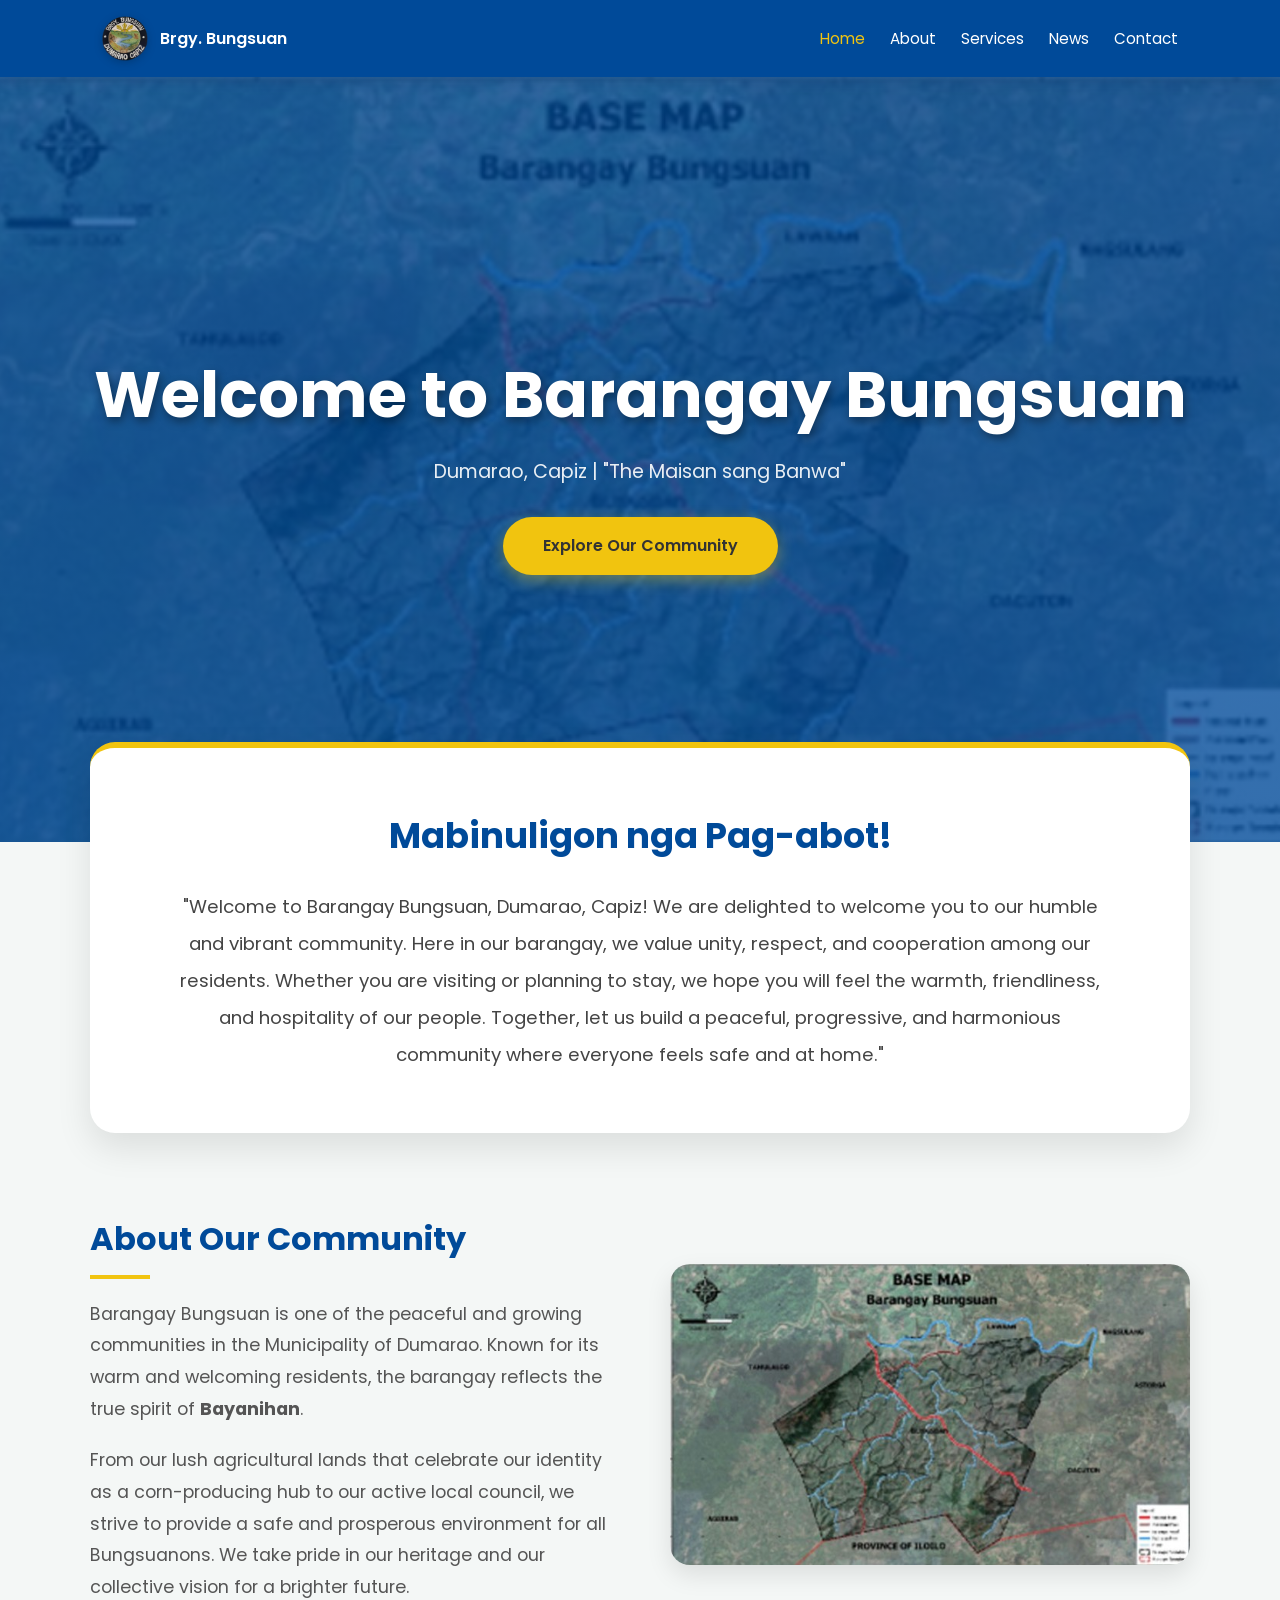
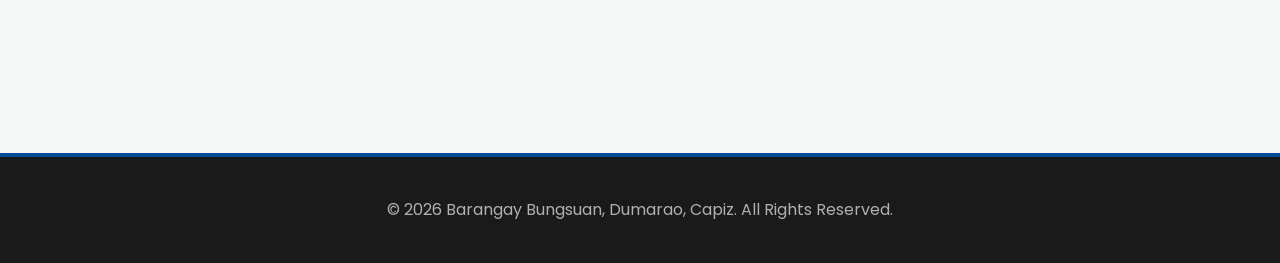
<file: index.html>
<!DOCTYPE html>
<html lang="en">
<head>
    <meta charset="UTF-8">
    <meta name="viewport" content="width=device-width, initial-scale=1.0">
    <title>Brgy. Bungsuan | Official Portal</title>
    
    <link rel="stylesheet" href="css/style.css">
    <link href="https://fonts.googleapis.com/css2?family=Poppins:wght@300;400;600&display=swap" rel="stylesheet">

    <style>
        /* --- HOME PAGE SPECIFIC STYLES --- */
        
        /* Hero Section */
        .hero {
            height: 85vh;
            background: linear-gradient(rgba(0, 74, 153, 0.75), rgba(0, 74, 153, 0.8)), 
                        url('images/intro_bg.jpg') no-repeat center center/cover;
            display: flex;
            align-items: center;
            justify-content: center;
            text-align: center;
            color: white;
            padding: 0 20px;
        }

        .hero-content h1 {
            font-size: clamp(2.2rem, 6vw, 4rem);
            margin-bottom: 10px;
            text-shadow: 2px 4px 10px rgba(0,0,0,0.4);
            animation: slideDown 0.8s ease-out;
        }

        .hero-content p {
            font-size: 1.2rem;
            margin-bottom: 30px;
            opacity: 0.9;
            animation: fadeIn 1.2s ease-in;
        }

        .btn-main {
            display: inline-block;
            padding: 16px 40px;
            background-color: var(--accent);
            color: #333;
            text-decoration: none;
            border-radius: 50px;
            font-weight: 600;
            transition: all 0.3s cubic-bezier(0.175, 0.885, 0.32, 1.275);
            box-shadow: 0 5px 15px rgba(241, 196, 15, 0.4);
        }

        .btn-main:hover {
            transform: scale(1.05);
            background-color: #f39c12;
            box-shadow: 0 8px 25px rgba(241, 196, 15, 0.6);
        }

        /* Container & Layout */
        .container {
            width: 90%;
            max-width: 1100px;
            margin: 0 auto;
            padding-bottom: 80px;
        }

        /* Welcome Box - Modern Overlap */
        .welcome-box {
            background: #ffffff;
            padding: 60px 40px;
            border-radius: 25px;
            box-shadow: 0 15px 35px rgba(0,0,0,0.1);
            margin-top: -100px; 
            position: relative;
            z-index: 10;
            text-align: center;
            border-top: 6px solid var(--accent);
        }

        .welcome-box h2 {
            color: var(--primary);
            font-size: 2.2rem;
            margin-bottom: 25px;
        }

        .lead {
            font-size: 1.15rem;
            color: #444;
            line-height: 2;
            max-width: 950px;
            margin: 0 auto;
        }

        /* Community Intro Grid */
        .intro-grid {
            display: grid;
            grid-template-columns: 1fr 1fr;
            gap: 60px;
            align-items: center;
            margin-top: 80px;
        }

        .intro-text h3 {
            color: var(--primary);
            font-size: 2rem;
            margin-bottom: 20px;
        }

        .intro-text h3::after {
            content: '';
            display: block;
            width: 60px;
            height: 4px;
            background: var(--accent);
            margin-top: 10px;
        }

        .intro-text p {
            color: #555;
            font-size: 1.1rem;
            margin-bottom: 20px;
            line-height: 1.8;
        }

        .intro-image {
            position: relative;
        }

        .interactive-img {
            width: 100%;
            border-radius: 20px;
            box-shadow: 0 10px 25px rgba(0,0,0,0.1);
            transition: all 0.5s ease;
        }

        .interactive-img:hover {
            transform: scale(1.02) rotate(1deg);
            box-shadow: 0 15px 35px rgba(0,0,0,0.2);
        }

        /* Animations */
        @keyframes slideDown {
            from { opacity: 0; transform: translateY(-30px); }
            to { opacity: 1; transform: translateY(0); }
        }

        @keyframes fadeIn {
            from { opacity: 0; }
            to { opacity: 1; }
        }

        /* Mobile Optimization */
        @media (max-width: 768px) {
            .hero { height: 75vh; }
            .welcome-box { margin-top: -60px; padding: 40px 20px; }
            .intro-grid { grid-template-columns: 1fr; gap: 40px; text-align: center; }
            .intro-text h3::after { margin: 10px auto; }
            .hero-content h1 { font-size: 2.1rem; }
            .lead { font-size: 1.05rem; }
        }
    </style>
</head>
<body>

    <nav>
        <div class="logo">
            <img src="images/logo.png" alt="Bungsuan Seal"> 
            <span>Brgy. Bungsuan</span>
        </div>
        <ul>
            <li><a href="index.html" class="active">Home</a></li>
            <li><a href="about.html">About</a></li>
            <li><a href="services.html">Services</a></li>
            <li><a href="news.html">News</a></li>
            <li><a href="contact.html">Contact</a></li>
        </ul>
    </nav>

    <header class="hero">
        <div class="hero-content">
            <h1>Welcome to Barangay Bungsuan</h1>
            <p>Dumarao, Capiz | "The Maisan sang Banwa"</p>
            <a href="#intro" class="btn-main">Explore Our Community</a>
        </div>
    </header>

    <main id="intro" class="container">
        <section class="welcome-box">
            <h2>Mabinuligon nga Pag-abot!</h2>
            <p class="lead">"Welcome to Barangay Bungsuan, Dumarao, Capiz! We are delighted to welcome you to our humble and vibrant community. Here in our barangay, we value unity, respect, and cooperation among our residents. Whether you are visiting or planning to stay, we hope you will feel the warmth, friendliness, and hospitality of our people. Together, let us build a peaceful, progressive, and harmonious community where everyone feels safe and at home."</p>
        </section>
        
        <section class="intro-grid">
            <div class="intro-text">
                <h3>About Our Community</h3>
                <p>Barangay Bungsuan is one of the peaceful and growing communities in the Municipality of Dumarao. Known for its warm and welcoming residents, the barangay reflects the true spirit of <strong>Bayanihan</strong>.</p>
                <p>From our lush agricultural lands that celebrate our identity as a corn-producing hub to our active local council, we strive to provide a safe and prosperous environment for all Bungsuanons. We take pride in our heritage and our collective vision for a brighter future.</p>
            </div>
            <div class="intro-image">
                <img src="images/intro_bg.jpg" alt="Bungsuan Landscape" class="interactive-img">
            </div>
        </section>
    </main>

    <footer>
        <p>&copy; 2026 Barangay Bungsuan, Dumarao, Capiz. All Rights Reserved.</p>
    </footer>

    <button id="topBtn" title="Go to top">↑</button>

    <script>
        // Smooth scrolling for the Explore button
        document.querySelector('.btn-main').addEventListener('click', function(e) {
            e.preventDefault();
            const targetId = this.getAttribute('href');
            document.querySelector(targetId).scrollIntoView({ behavior: 'smooth' });
        });

        // Back to Top functionality
        const topBtn = document.getElementById("topBtn");
        window.onscroll = function() {
            if (document.body.scrollTop > 400 || document.documentElement.scrollTop > 400) {
                topBtn.style.display = "block";
            } else {
                topBtn.style.display = "none";
            }
        };
        topBtn.onclick = function() {
            window.scrollTo({top: 0, behavior: 'smooth'});
        };
    </script>
</body>
</html>
</file>
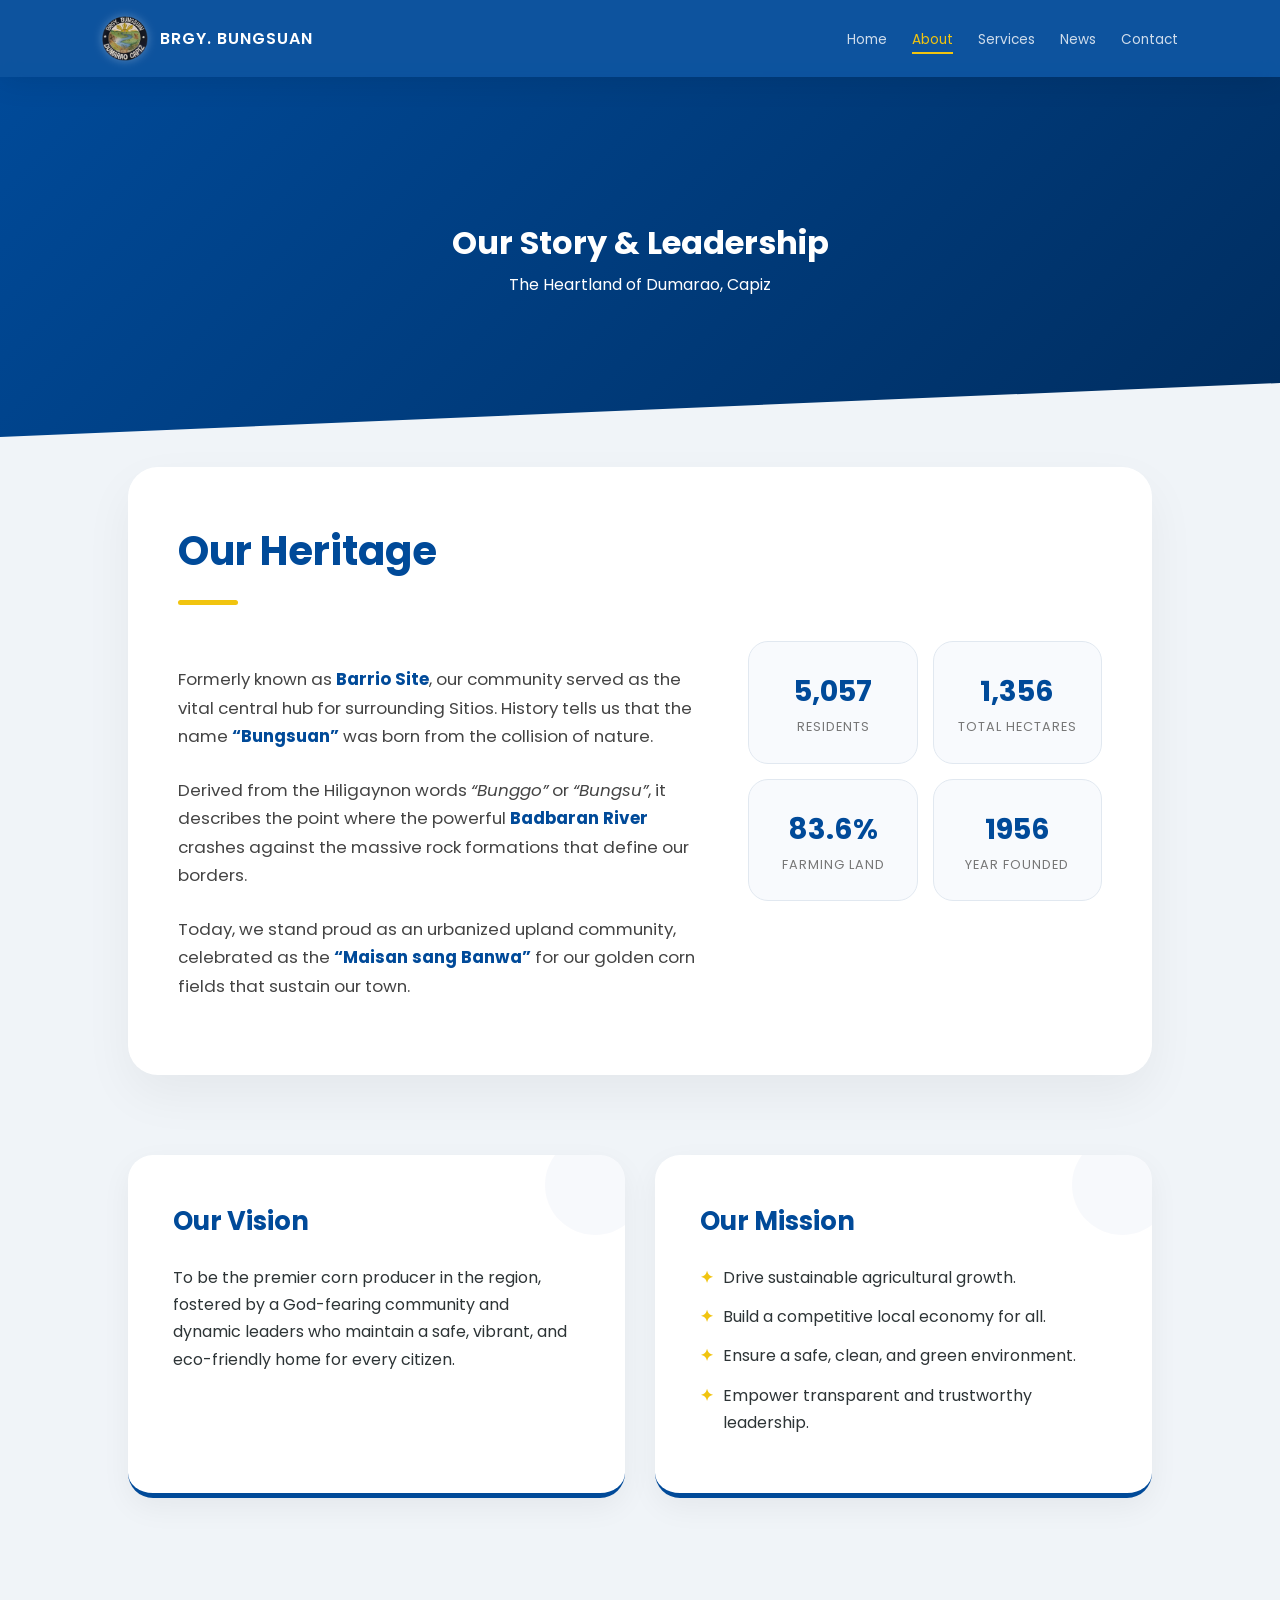
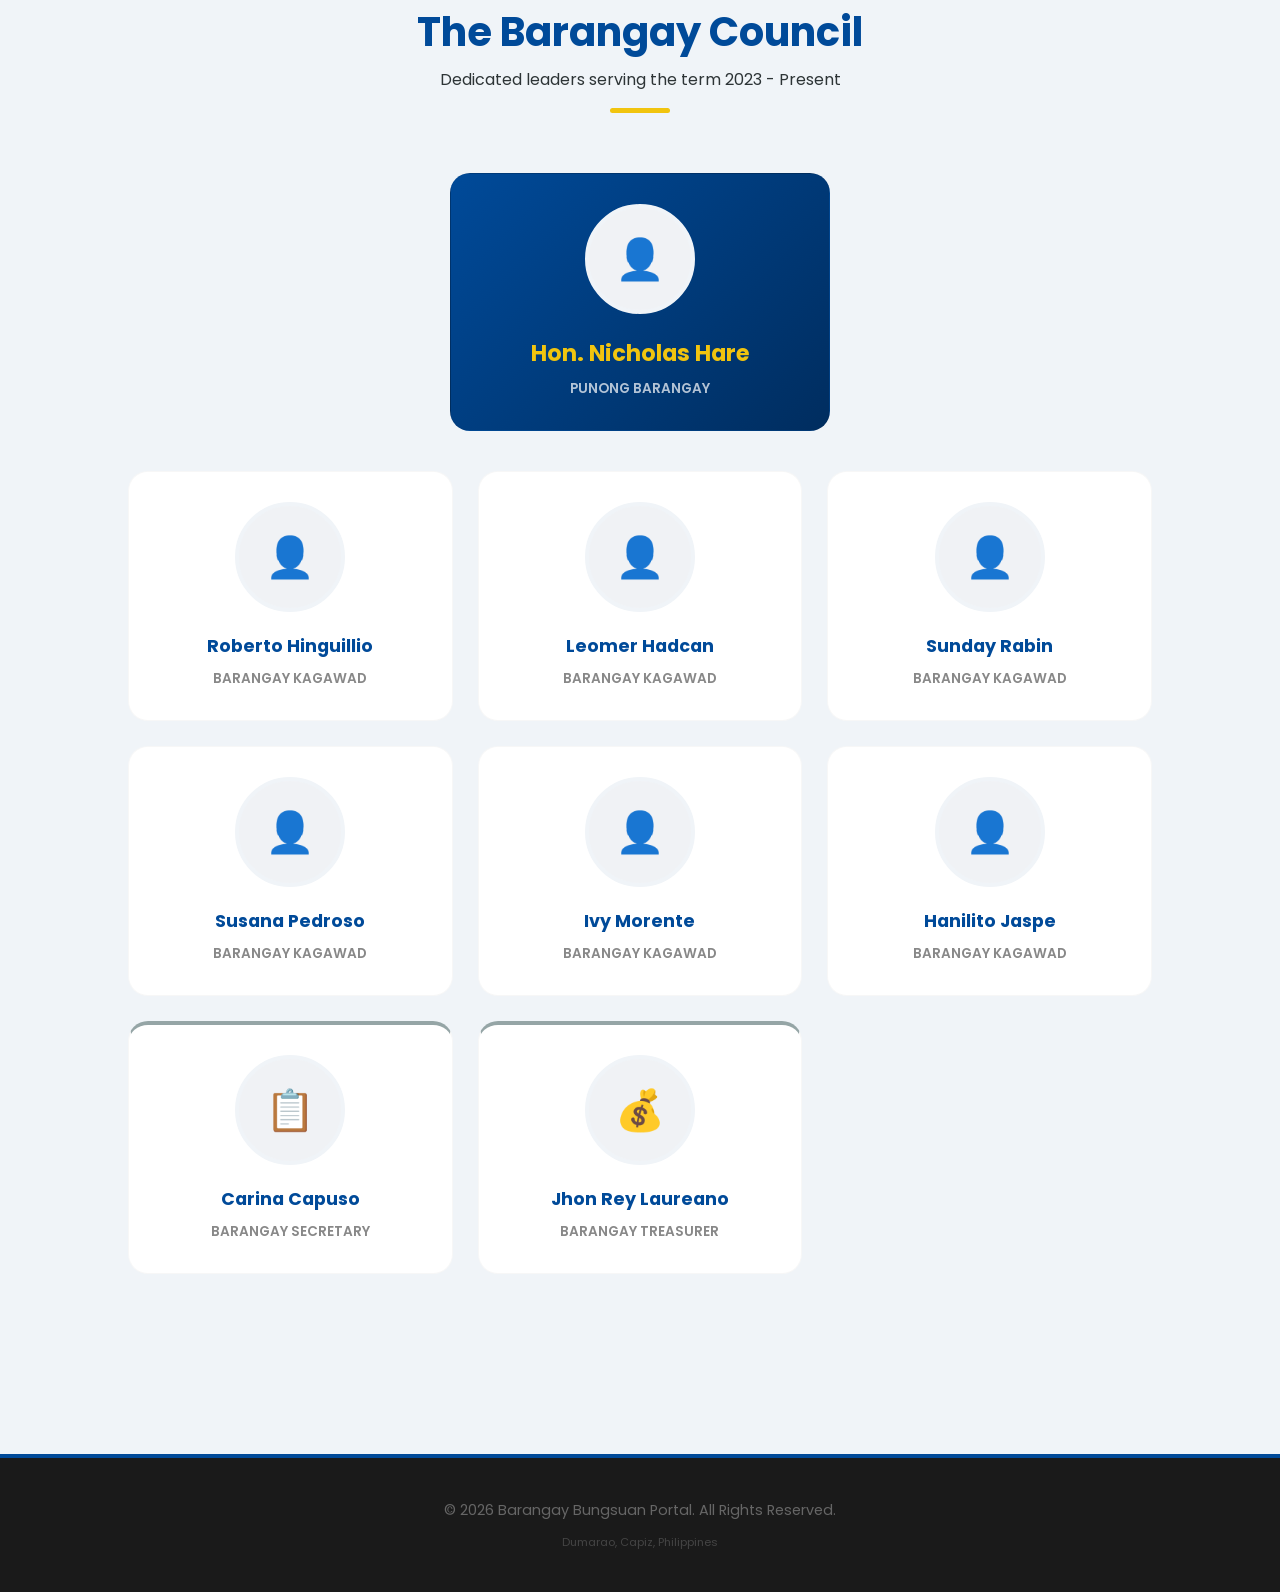
<file: about.html>
<!DOCTYPE html>
<html lang="en">
<head>
    <meta charset="UTF-8">
    <meta name="viewport" content="width=device-width, initial-scale=1.0">
    <title>About Us | Brgy. Bungsuan</title>
    <link rel="stylesheet" href="css/style.css">
    <link href="https://fonts.googleapis.com/css2?family=Poppins:wght@300;400;600&display=swap" rel="stylesheet">
    <link href="https://unpkg.com/aos@2.3.1/dist/aos.css" rel="stylesheet">
    
    <style>
        :root {
            --primary: #004a99;
            --accent: #f1c40f;
            --white: #ffffff;
            --light-bg: #f0f4f8;
            --text: #2d3436;
            --grad: linear-gradient(135deg, #004a99 0%, #002d5f 100%);
            --transition: all 0.4s cubic-bezier(0.175, 0.885, 0.32, 1.275);
        }

        * { margin: 0; padding: 0; box-sizing: border-box; }
        body { font-family: 'Poppins', sans-serif; color: var(--text); background-color: var(--light-bg); line-height: 1.7; overflow-x: hidden; }

        /* --- MODERN NAVIGATION --- */
        nav {
            background: rgba(0, 74, 153, 0.95);
            backdrop-filter: blur(10px);
            display: flex;
            justify-content: space-between;
            align-items: center;
            padding: 1rem 8%;
            position: sticky;
            top: 0;
            z-index: 1000;
            box-shadow: 0 4px 30px rgba(0,0,0,0.1);
        }
        .logo { display: flex; align-items: center; color: white; font-weight: 600; text-transform: uppercase; letter-spacing: 1px; }
        .logo img { height: 45px; margin-right: 12px; filter: drop-shadow(0 0 5px rgba(255,255,255,0.3)); }
        nav ul { display: flex; list-style: none; }
        nav ul li { margin-left: 25px; }
        nav ul li a { color: rgba(255,255,255,0.8); text-decoration: none; font-size: 0.85rem; font-weight: 400; transition: var(--transition); position: relative; padding: 5px 0; }
        nav ul li a::after { content: ''; width: 0; height: 2px; background: var(--accent); position: absolute; bottom: 0; left: 0; transition: 0.3s; }
        nav ul li a:hover::after, nav ul li a.active::after { width: 100%; }
        nav ul li a:hover, nav ul li a.active { color: var(--accent); }

        /* --- HERO SECTION --- */
        .about-hero {
            background: var(--grad);
            height: 40vh;
            display: flex;
            flex-direction: column;
            justify-content: center;
            align-items: center;
            color: white;
            text-align: center;
            clip-path: polygon(0 0, 100% 0, 100% 85%, 0% 100%);
            margin-bottom: -50px;
        }

        /* --- CONTENT CONTAINERS --- */
        .container { padding: 80px 10%; max-width: 1400px; margin: auto; }
        
        .section-header { text-align: center; margin-bottom: 60px; }
        .section-header h2 { font-size: 2.5rem; color: var(--primary); }
        .underline { width: 60px; height: 5px; background: var(--accent); margin: 15px auto; border-radius: 10px; }

        /* --- INTERACTIVE HISTORY CARD --- */
        .history-card {
            background: white;
            padding: 50px;
            border-radius: 30px;
            box-shadow: 0 20px 50px rgba(0,0,0,0.05);
            display: grid;
            grid-template-columns: 1.2fr 0.8fr;
            gap: 40px;
            align-items: center;
            margin-bottom: 80px;
        }

        .history-text p { margin-bottom: 25px; font-size: 1.05rem; color: #444; }
        .history-text strong { color: var(--primary); }

        .stats-container {
            display: grid;
            grid-template-columns: 1fr 1fr;
            gap: 15px;
        }
        .stat-box {
            background: #f8fafd;
            padding: 25px 15px;
            border-radius: 20px;
            text-align: center;
            border: 1px solid #e1e8f0;
            transition: var(--transition);
        }
        .stat-box:hover { background: var(--white); border-color: var(--accent); transform: translateY(-5px); box-shadow: 0 10px 20px rgba(0,0,0,0.05); }
        .stat-box h4 { font-size: 1.8rem; color: var(--primary); }
        .stat-box p { font-size: 0.8rem; text-transform: uppercase; letter-spacing: 1px; color: #777; }

        /* --- VISION & MISSION GLASS CARDS --- */
        .vm-section {
            display: grid;
            grid-template-columns: 1fr 1fr;
            gap: 30px;
            margin-bottom: 100px;
        }
        .vm-card {
            background: white;
            padding: 45px;
            border-radius: 25px;
            position: relative;
            overflow: hidden;
            box-shadow: 0 10px 30px rgba(0,0,0,0.05);
            border-bottom: 5px solid var(--primary);
        }
        .vm-card::before { content: ''; position: absolute; top: -20px; right: -20px; width: 100px; height: 100px; background: rgba(0,74,153,0.03); border-radius: 50%; }
        .vm-card h3 { color: var(--primary); margin-bottom: 20px; font-size: 1.6rem; display: flex; align-items: center; gap: 10px; }
        .vm-card li { margin-bottom: 12px; list-style: none; display: flex; align-items: flex-start; gap: 10px; }
        .vm-card li::before { content: '✦'; color: var(--accent); font-weight: bold; }

        /* --- OFFICIALS: MASONRY STYLE --- */
        .council-wrapper {
            display: flex;
            flex-direction: column;
            align-items: center;
        }

        .captain-row { margin-bottom: 40px; width: 100%; display: flex; justify-content: center; }
        
        .members-grid {
            display: grid;
            grid-template-columns: repeat(auto-fill, minmax(280px, 1fr));
            gap: 25px;
            width: 100%;
        }

        .official-card {
            background: white;
            border-radius: 20px;
            padding: 30px;
            text-align: center;
            transition: var(--transition);
            border: 1px solid rgba(0,0,0,0.03);
            position: relative;
        }

        .official-card:hover { transform: translateY(-12px); box-shadow: 0 25px 50px rgba(0,0,0,0.1); }
        
        .img-circle {
            width: 110px;
            height: 110px;
            background: #f0f2f5;
            border-radius: 50%;
            margin: 0 auto 20px;
            display: flex;
            align-items: center;
            justify-content: center;
            font-size: 2.5rem;
            border: 4px solid var(--light-bg);
            transition: 0.3s;
        }
        .official-card:hover .img-circle { border-color: var(--accent); background: var(--primary); color: white; }

        .official-card h4 { color: var(--primary); font-size: 1.1rem; margin-bottom: 5px; }
        .official-card p { color: #888; font-size: 0.85rem; font-weight: 600; text-transform: uppercase; }

        /* Special Captain Style */
        .captain-card {
            background: var(--grad);
            color: white;
            width: 380px;
        }
        .captain-card h4 { color: var(--accent); font-size: 1.4rem; }
        .captain-card p { color: rgba(255,255,255,0.7); }

        footer { background: #1a1a1a; color: #666; text-align: center; padding: 40px; margin-top: 100px; font-size: 0.9rem; }

        @media (max-width: 992px) {
            .history-card, .vm-section { grid-template-columns: 1fr; }
            .history-card { padding: 30px; }
        }
    </style>
</head>
<body>

    <nav>
        <div class="logo">
            <img src="images/logo.png" alt="Bungsuan Seal"> 
            <span>Brgy. Bungsuan</span>
        </div>
        <ul>
            <li><a href="index.html">Home</a></li>
            <li><a href="about.html" class="active">About</a></li>
            <li><a href="services.html">Services</a></li>
            <li><a href="news.html">News</a></li>
            <li><a href="contact.html">Contact</a></li>
        </ul>
    </nav>

    <header class="about-hero">
        <h1 data-aos="fade-down">Our Story & Leadership</h1>
        <p data-aos="fade-up" data-aos-delay="200">The Heartland of Dumarao, Capiz</p>
    </header>

    <main class="container">
        
        <section class="history-card" data-aos="fade-up">
            <div class="history-text">
                <div class="section-header" style="text-align: left;">
                    <h2>Our Heritage</h2>
                    <div class="underline" style="margin-left: 0;"></div>
                </div>
                <p>Formerly known as <strong>Barrio Site</strong>, our community served as the vital central hub for surrounding Sitios. History tells us that the name <strong>“Bungsuan”</strong> was born from the collision of nature.</p>
                <p>Derived from the Hiligaynon words <em>“Bunggo”</em> or <em>“Bungsu”</em>, it describes the point where the powerful <strong>Badbaran River</strong> crashes against the massive rock formations that define our borders.</p>
                <p>Today, we stand proud as an urbanized upland community, celebrated as the <strong>“Maisan sang Banwa”</strong> for our golden corn fields that sustain our town.</p>
            </div>
            
            <div class="stats-container">
                <div class="stat-box" data-aos="zoom-in" data-aos-delay="300">
                    <h4>5,057</h4>
                    <p>Residents</p>
                </div>
                <div class="stat-box" data-aos="zoom-in" data-aos-delay="400">
                    <h4>1,356</h4>
                    <p>Total Hectares</p>
                </div>
                <div class="stat-box" data-aos="zoom-in" data-aos-delay="500">
                    <h4>83.6%</h4>
                    <p>Farming Land</p>
                </div>
                <div class="stat-box" data-aos="zoom-in" data-aos-delay="600">
                    <h4>1956</h4>
                    <p>Year Founded</p>
                </div>
            </div>
        </section>

        <section class="vm-section">
            <div class="vm-card" data-aos="fade-right">
                <h3>Our Vision</h3>
                <p>To be the premier corn producer in the region, fostered by a God-fearing community and dynamic leaders who maintain a safe, vibrant, and eco-friendly home for every citizen.</p>
            </div>
            <div class="vm-card" data-aos="fade-left">
                <h3>Our Mission</h3>
                <ul>
                    <li>Drive sustainable agricultural growth.</li>
                    <li>Build a competitive local economy for all.</li>
                    <li>Ensure a safe, clean, and green environment.</li>
                    <li>Empower transparent and trustworthy leadership.</li>
                </ul>
            </div>
        </section>

        <section class="section-header" data-aos="fade-up">
            <h2>The Barangay Council</h2>
            <p>Dedicated leaders serving the term 2023 - Present</p>
            <div class="underline"></div>
        </section>

        <div class="council-wrapper">
            <div class="captain-row" data-aos="zoom-in">
                <div class="official-card captain-card">
                    <div class="img-circle">👤</div>
                    <h4>Hon. Nicholas Hare</h4>
                    <p>Punong Barangay</p>
                </div>
            </div>

            <div class="members-grid">
                <div class="official-card" data-aos="fade-up" data-aos-delay="100">
                    <div class="img-circle">👤</div>
                    <h4>Roberto Hinguillio</h4>
                    <p>Barangay Kagawad</p>
                </div>
                <div class="official-card" data-aos="fade-up" data-aos-delay="200">
                    <div class="img-circle">👤</div>
                    <h4>Leomer Hadcan</h4>
                    <p>Barangay Kagawad</p>
                </div>
                <div class="official-card" data-aos="fade-up" data-aos-delay="300">
                    <div class="img-circle">👤</div>
                    <h4>Sunday Rabin</h4>
                    <p>Barangay Kagawad</p>
                </div>
                <div class="official-card" data-aos="fade-up" data-aos-delay="400">
                    <div class="img-circle">👤</div>
                    <h4>Susana Pedroso</h4>
                    <p>Barangay Kagawad</p>
                </div>
                <div class="official-card" data-aos="fade-up" data-aos-delay="500">
                    <div class="img-circle">👤</div>
                    <h4>Ivy Morente</h4>
                    <p>Barangay Kagawad</p>
                </div>
                <div class="official-card" data-aos="fade-up" data-aos-delay="600">
                    <div class="img-circle">👤</div>
                    <h4>Hanilito Jaspe</h4>
                    <p>Barangay Kagawad</p>
                </div>
            </div>

            <div class="members-grid" style="margin-top: 25px; justify-content: center;">
                 <div class="official-card" style="border-top: 4px solid #95a5a6;" data-aos="fade-up">
                    <div class="img-circle">📋</div>
                    <h4>Carina Capuso</h4>
                    <p>Barangay Secretary</p>
                </div>
                <div class="official-card" style="border-top: 4px solid #95a5a6;" data-aos="fade-up">
                    <div class="img-circle">💰</div>
                    <h4>Jhon Rey Laureano</h4>
                    <p>Barangay Treasurer</p>
                </div>
            </div>
        </div>

    </main>

    <footer>
        <p>&copy; 2026 Barangay Bungsuan Portal. All Rights Reserved.</p>
        <p style="font-size: 0.7rem; margin-top: 10px; color: #444;">Dumarao, Capiz, Philippines</p>
    </footer>
    

    <script src="https://unpkg.com/aos@2.3.1/dist/aos.js"></script>
    <script>
        AOS.init({
            duration: 1000,
            once: true
        });
    </script>
</body>
</html>
</file>
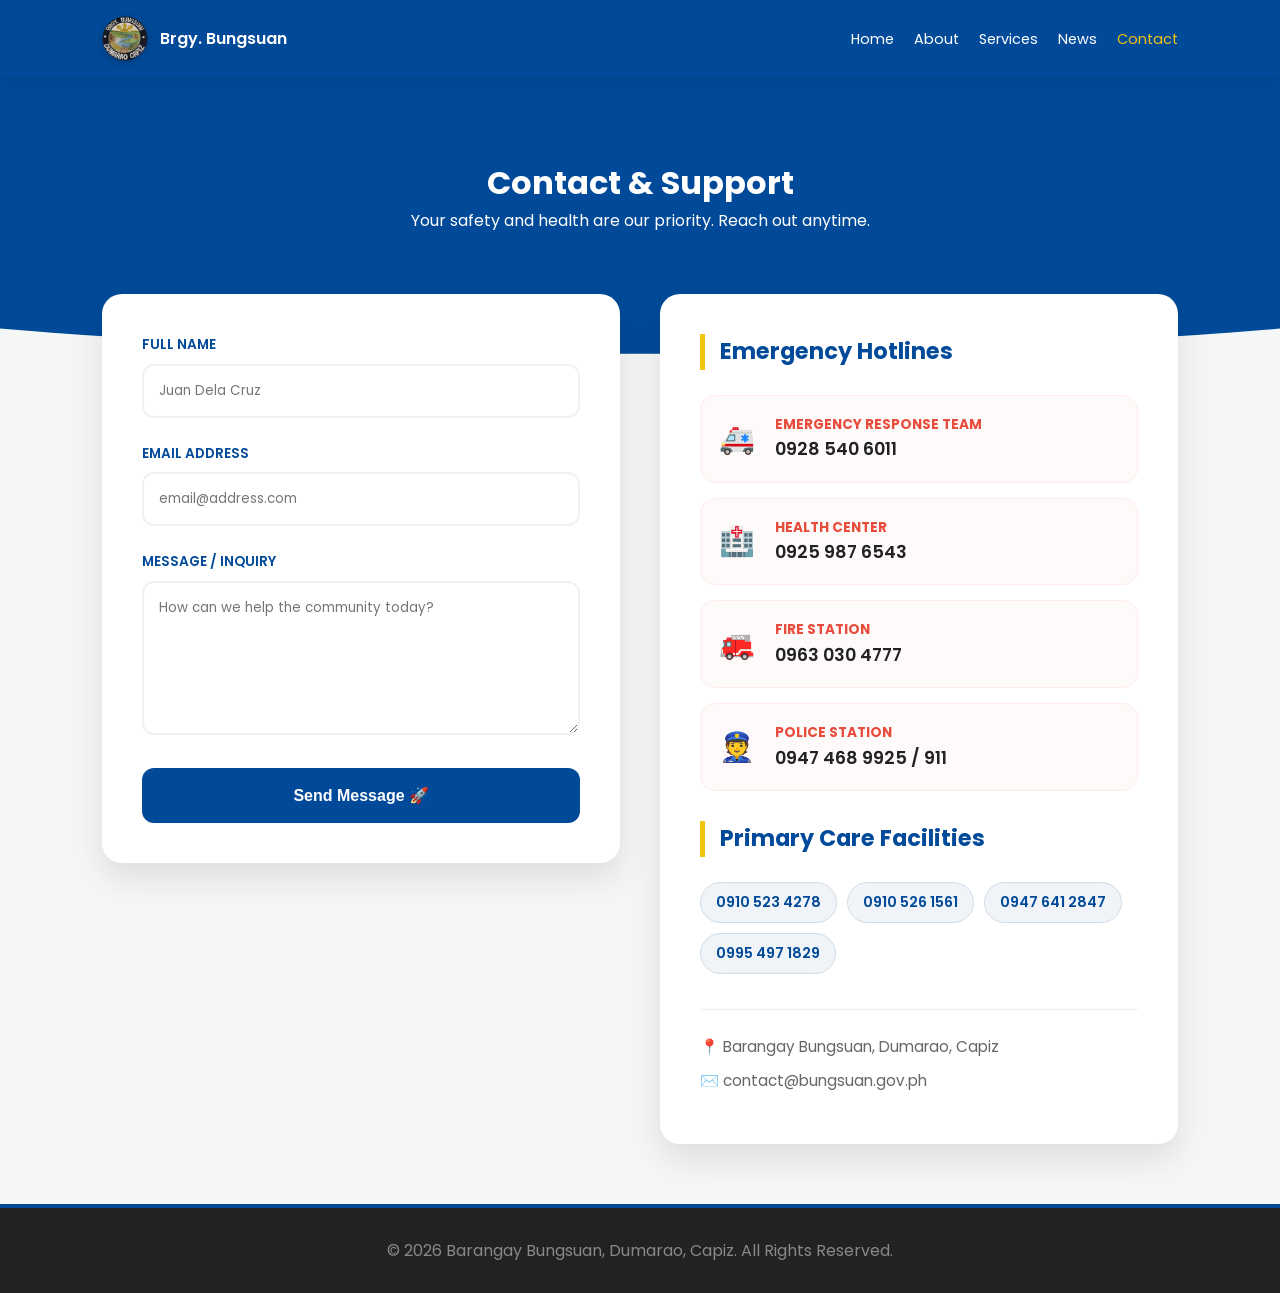
<file: contact.html>
<!DOCTYPE html>
<html lang="en">
<head>
    <meta charset="UTF-8">
    <meta name="viewport" content="width=device-width, initial-scale=1.0">
    <title>Contact Us | Brgy. Bungsuan</title>
    <link rel="stylesheet" href="css/style.css">
    <script src="js/script.js"></script>
</body>
    <link href="https://fonts.googleapis.com/css2?family=Poppins:wght@300;400;600&display=swap" rel="stylesheet">
    
    <style>
        :root {
            --primary: #004a99;
            --accent: #f1c40f;
            --white: #ffffff;
            --light-bg: #f4f7f6;
            --text: #333;
            --danger: #e74c3c;
            --transition: all 0.3s cubic-bezier(0.25, 0.8, 0.25, 1);
        }

        * { margin: 0; padding: 0; box-sizing: border-box; }
        body { font-family: 'Poppins', sans-serif; color: var(--text); background-color: var(--light-bg); line-height: 1.6; min-height: 100vh; }

        /* --- NAVIGATION --- */
        nav {
            background: var(--primary);
            display: flex;
            justify-content: space-between;
            align-items: center;
            padding: 1rem 8%;
            position: sticky;
            top: 0;
            z-index: 1001; /* Higher than header clip-path */
            box-shadow: 0 4px 12px rgba(0,0,0,0.1);
        }
        .logo { display: flex; align-items: center; color: white; font-weight: 600; }
        .logo img { height: 45px; margin-right: 12px; }
        nav ul { display: flex; list-style: none; }
        nav ul li { margin-left: 20px; }
        nav ul li a { color: white; text-decoration: none; font-size: 0.9rem; transition: var(--transition); }
        nav ul li a:hover, nav ul li a.active { color: var(--accent); }

        /* --- HEADER --- */
        .contact-header {
            background: var(--primary);
            color: white;
            text-align: center;
            padding: 80px 10% 120px;
            clip-path: ellipse(120% 100% at 50% 0%);
            position: relative;
            z-index: 1;
        }

        /* --- CONTACT GRID --- */
        .container { 
            padding: 0 8% 60px; 
            max-width: 1300px; 
            margin: -60px auto 0; /* Pull content up over the header */
            position: relative;
            z-index: 2;
        }
        
        .contact-grid {
            display: grid;
            grid-template-columns: repeat(auto-fit, minmax(350px, 1fr)); /* Adaptive columns */
            gap: 40px;
            align-items: start;
        }

        /* Form Styling */
        .contact-form {
            background: var(--white);
            padding: 40px;
            border-radius: 20px;
            box-shadow: 0 15px 35px rgba(0,0,0,0.1);
        }

        .form-group { margin-bottom: 25px; }
        .form-group label { display: block; margin-bottom: 8px; font-weight: 600; color: var(--primary); font-size: 0.85rem; text-transform: uppercase; }
        
        .form-group input, .form-group textarea {
            width: 100%;
            padding: 15px;
            border: 2px solid #edf2f7;
            border-radius: 12px;
            outline: none;
            font-family: inherit;
            transition: var(--transition);
        }

        .form-group input:focus, .form-group textarea:focus { border-color: var(--primary); background: #fff; box-shadow: 0 0 0 4px rgba(0, 74, 153, 0.05); }

        .btn-main {
            width: 100%;
            padding: 18px;
            background: var(--primary);
            color: white;
            border: none;
            border-radius: 12px;
            font-weight: 600;
            font-size: 1rem;
            cursor: pointer;
            transition: var(--transition);
        }

        .btn-main:hover { background: #003366; transform: translateY(-2px); box-shadow: 0 5px 15px rgba(0,0,0,0.1); }

        /* --- INFO SIDEBAR --- */
        .contact-info { 
            background: white; 
            padding: 40px; 
            border-radius: 20px; 
            box-shadow: 0 15px 35px rgba(0,0,0,0.1); 
        }
        .contact-info h3 { color: var(--primary); margin-bottom: 25px; border-left: 5px solid var(--accent); padding-left: 15px; font-size: 1.4rem; }

        .emergency-list { margin-bottom: 30px; }
        .emergency-item { 
            background: #fffafa; 
            border: 1px solid #ffebeb;
            padding: 18px;
            border-radius: 15px;
            margin-bottom: 15px;
            display: flex;
            align-items: center;
            gap: 20px;
            transition: var(--transition);
        }
        .emergency-item:hover { transform: scale(1.02); background: #fff; border-color: var(--danger); }
        .emergency-item span { font-size: 1.8rem; }
        .emergency-item strong { color: var(--danger); font-size: 0.85rem; text-transform: uppercase; display: block; }
        .emergency-item p { font-weight: 600; color: #222; font-size: 1.1rem; }

        .primary-care-pills { display: flex; flex-wrap: wrap; gap: 10px; margin-top: 15px; }
        .pill { background: #f0f4f8; padding: 8px 15px; border-radius: 50px; font-size: 0.9rem; font-weight: 600; color: var(--primary); border: 1px solid #d1dce5; }

        .address-box { margin-top: 35px; padding-top: 25px; border-top: 1px solid #eee; }
        .address-box p { display: flex; align-items: center; gap: 10px; margin-bottom: 10px; color: #666; font-size: 0.95rem; }

        footer { background: #222; color: #888; text-align: center; padding: 30px; margin-top: auto; }

        /* --- FIX OVERLAP FOR MOBILE --- */
        @media (max-width: 768px) {
            .container { margin-top: -40px; padding: 0 5% 40px; }
            .contact-header { padding: 60px 5% 100px; }
            .contact-grid { grid-template-columns: 1fr; } /* Stack vertically */
            .contact-form, .contact-info { padding: 25px; }
        }
    </style>
</head>
<body>

    <nav>
        <div class="logo">
            <img src="images/logo.png" alt="Bungsuan Seal"> 
            <span>Brgy. Bungsuan</span>
        </div>
        <ul>
            <li><a href="index.html">Home</a></li>
            <li><a href="about.html">About</a></li>
            <li><a href="services.html">Services</a></li>
            <li><a href="news.html">News</a></li>
            <li><a href="contact.html" class="active">Contact</a></li>
        </ul>
    </nav>

    <header class="contact-header">
        <h1>Contact & Support</h1>
        <p>Your safety and health are our priority. Reach out anytime.</p>
    </header>

    <main class="container">
        <div class="contact-grid">
            <div class="contact-form">
                <form id="brgyForm">
                    <div class="form-group">
                        <label>Full Name</label>
                        <input type="text" id="name" placeholder="Juan Dela Cruz" required>
                    </div>
                    <div class="form-group">
                        <label>Email Address</label>
                        <input type="email" id="email" placeholder="email@address.com" required>
                    </div>
                    <div class="form-group">
                        <label>Message / Inquiry</label>
                        <textarea id="message" rows="6" placeholder="How can we help the community today?" required></textarea>
                    </div>
                    <button type="submit" class="btn-main" id="submitBtn">Send Message 🚀</button>
                </form>
            </div>

            <div class="contact-info">
                <h3>Emergency Hotlines</h3>
                
                <div class="emergency-list">
                    <div class="emergency-item">
                        <span>🚑</span>
                        <div><strong>Emergency Response Team</strong><p>0928 540 6011</p></div>
                    </div>
                    <div class="emergency-item">
                        <span>🏥</span>
                        <div><strong>Health Center</strong><p>0925 987 6543</p></div>
                    </div>
                    <div class="emergency-item">
                        <span>🚒</span>
                        <div><strong>Fire Station</strong><p>0963 030 4777</p></div>
                    </div>
                    <div class="emergency-item">
                        <span>👮</span>
                        <div><strong>Police Station</strong><p>0947 468 9925 / 911</p></div>
                    </div>
                </div>

                <h3>Primary Care Facilities</h3>
                <div class="primary-care-pills">
                    <span class="pill">0910 523 4278</span>
                    <span class="pill">0910 526 1561</span>
                    <span class="pill">0947 641 2847</span>
                    <span class="pill">0995 497 1829</span>
                </div>

                <div class="address-box">
                    <p>📍 Barangay Bungsuan, Dumarao, Capiz</p>
                    <p>✉️ contact@bungsuan.gov.ph</p>
                </div>
            </div>
        </div>
    </main>

    <footer>
        <p>&copy; 2026 Barangay Bungsuan, Dumarao, Capiz. All Rights Reserved.</p>
    </footer>


</body>
</html>
</file>
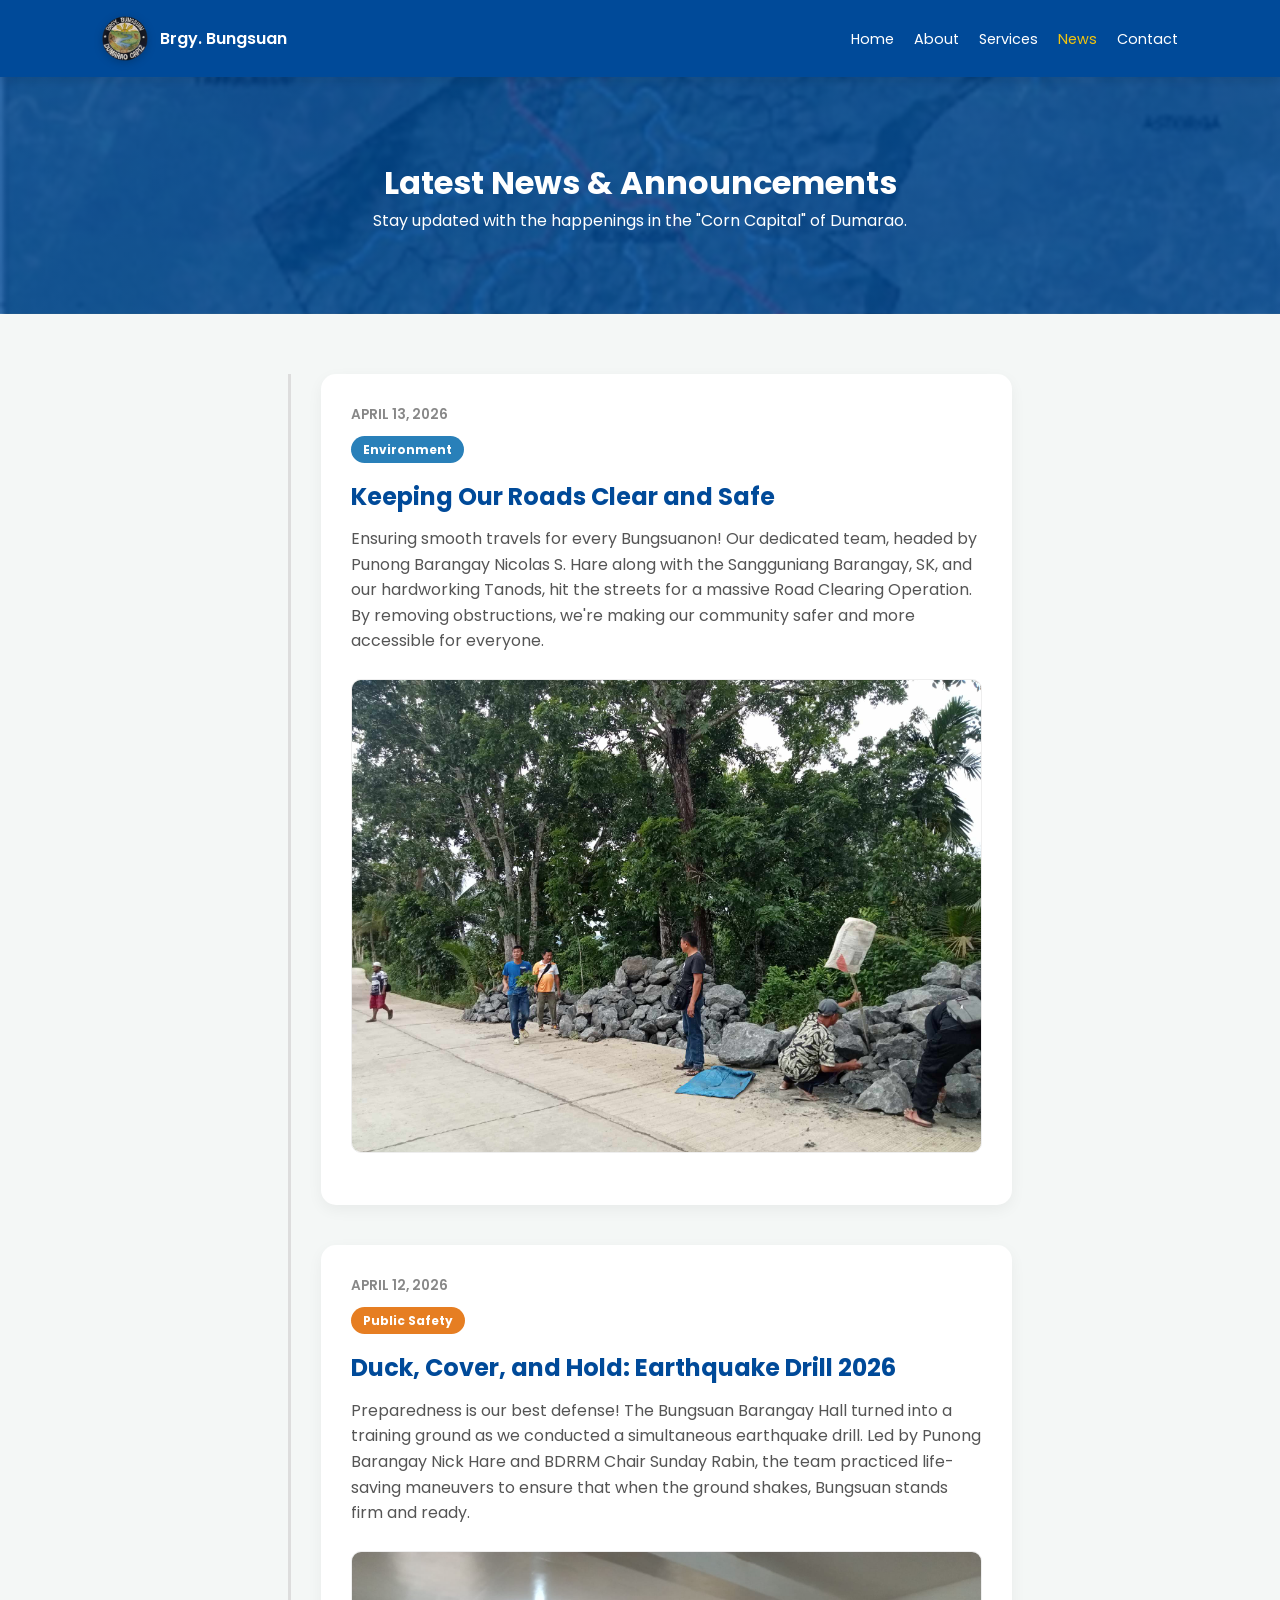
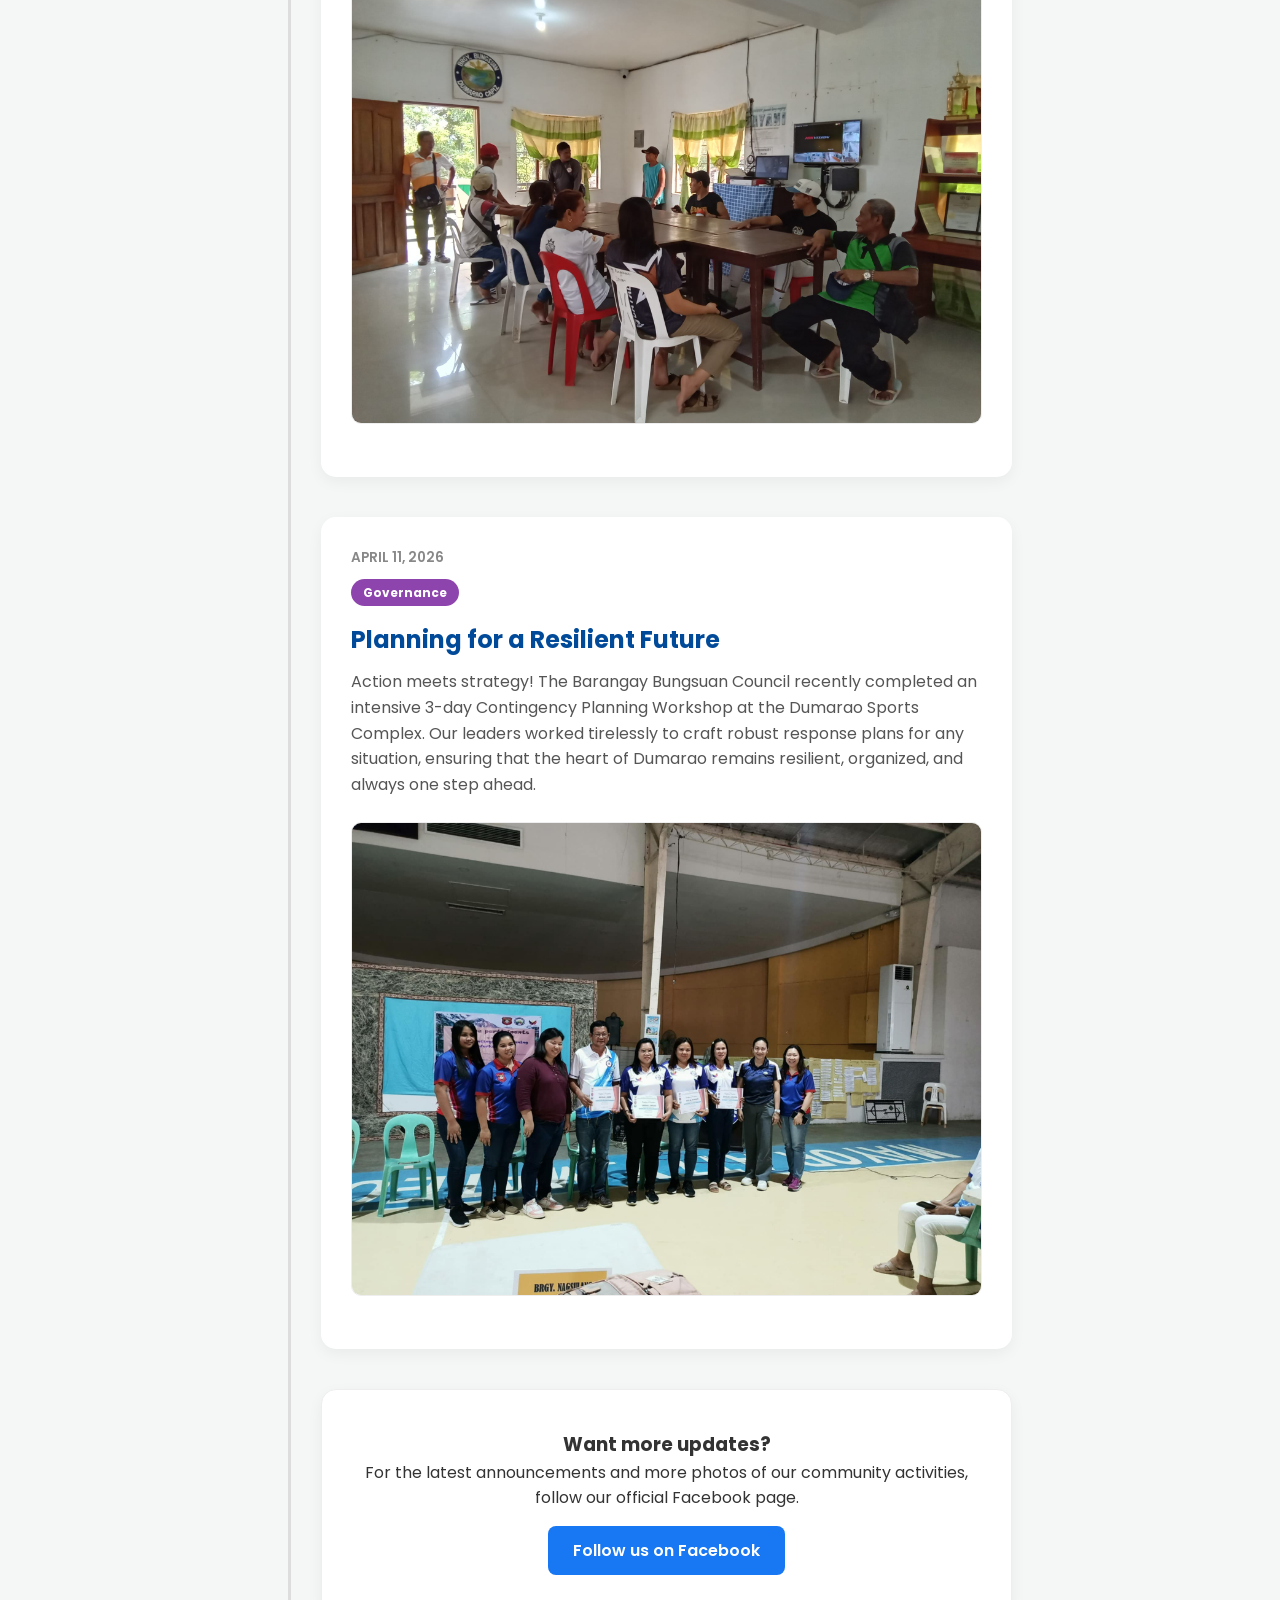
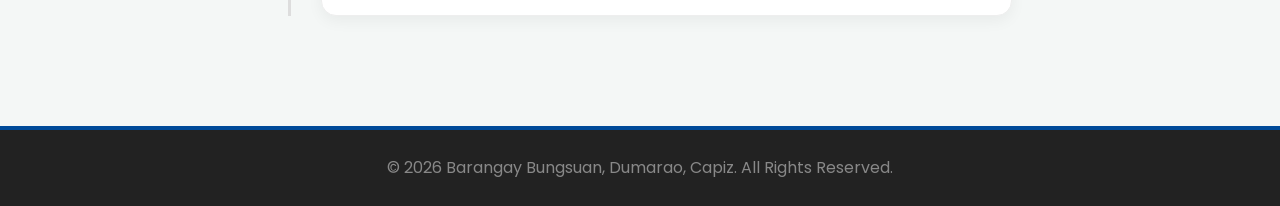
<file: news.html>
<!DOCTYPE html>
<html lang="en">
<head>
    <meta charset="UTF-8">
    <meta name="viewport" content="width=device-width, initial-scale=1.0">
    <title>News & Updates | Brgy. Bungsuan</title>
    <link rel="stylesheet" href="css/style.css">
    <link href="https://fonts.googleapis.com/css2?family=Poppins:wght@300;400;600&display=swap" rel="stylesheet">
    
    <style>
        :root {
            --primary: #004a99;
            --accent: #f1c40f;
            --light-bg: #f4f7f6;
            --text: #333;
            --white: #ffffff;
            --agri: #27ae60;
            --health: #e74c3c;
            --env: #2980b9;
            --safety: #e67e22;
            --gov: #8e44ad;
        }

        * { margin: 0; padding: 0; box-sizing: border-box; }
        body { font-family: 'Poppins', sans-serif; background-color: var(--light-bg); color: var(--text); line-height: 1.6; }

        /* --- NAVIGATION --- */
        nav {
            background: var(--primary);
            display: flex;
            justify-content: space-between;
            align-items: center;
            padding: 1rem 8%;
            position: sticky;
            top: 0;
            z-index: 1000;
            box-shadow: 0 4px 10px rgba(0,0,0,0.1);
        }
        .logo { display: flex; align-items: center; color: white; font-weight: 600; }
        .logo img { height: 45px; margin-right: 12px; }
        nav ul { display: flex; list-style: none; }
        nav ul li { margin-left: 20px; }
        nav ul li a { color: white; text-decoration: none; font-size: 0.9rem; transition: 0.3s; }
        nav ul li a:hover, nav ul li a.active { color: var(--accent); }

        /* --- PAGE HEADER --- */
        .news-header {
            background: linear-gradient(rgba(0, 74, 153, 0.8), rgba(0, 74, 153, 0.8)), url('images/intro_bg.jpg');
            background-size: cover;
            background-position: center;
            color: white;
            text-align: center;
            padding: 80px 10%;
        }

        /* --- NEWS LIST SECTION --- */
        .container { padding: 60px 10%; max-width: 1000px; margin: auto; }
        
        .news-list {
            position: relative;
            border-left: 3px solid #ddd;
            padding-left: 30px;
            margin-left: 20px;
        }

        .news-item {
            background: var(--white);
            padding: 30px;
            border-radius: 15px;
            margin-bottom: 40px;
            position: relative;
            box-shadow: 0 5px 15px rgba(0,0,0,0.05);
            transition: all 0.3s ease;
            overflow: hidden;
        }

        /* The Timeline Circle */
        .news-item::before {
            content: '';
            position: absolute;
            left: -43px;
            top: 30px;
            width: 20px;
            height: 20px;
            background: var(--primary);
            border: 4px solid var(--white);
            border-radius: 50%;
            z-index: 1;
        }

        .news-item:hover {
            transform: translateX(10px);
            box-shadow: 0 10px 25px rgba(0,74,153,0.1);
        }

        .news-date {
            font-size: 0.85rem;
            color: #888;
            font-weight: 600;
            text-transform: uppercase;
            margin-bottom: 10px;
        }

        .news-img {
            width: 100%;
            border-radius: 10px;
            margin: 15px 0;
            border: 1px solid #eee;
            transition: transform 0.3s ease;
        }
        
        .news-item:hover .news-img {
            transform: scale(1.02);
        }

        /* Badges */
        .badge {
            display: inline-block;
            padding: 4px 12px;
            border-radius: 20px;
            font-size: 0.75rem;
            font-weight: bold;
            color: white;
            margin-bottom: 15px;
        }
        .badge-env { background: var(--env); }
        .badge-safety { background: var(--safety); }
        .badge-gov { background: var(--gov); }

        .news-item h3 {
            color: var(--primary);
            font-size: 1.5rem;
            margin-bottom: 10px;
        }

        .news-item p {
            color: #555;
            margin-bottom: 10px;
        }

        /* Facebook CTA */
        .fb-cta {
            text-align: center;
            padding: 40px;
            background: var(--white);
            border-radius: 15px;
            margin-top: 20px;
            box-shadow: 0 5px 15px rgba(0,0,0,0.05);
            border: 1px solid #eee;
        }
        
        .fb-button {
            display: inline-block;
            background: #1877F2;
            color: white;
            padding: 12px 25px;
            border-radius: 8px;
            text-decoration: none;
            font-weight: 600;
            margin-top: 15px;
            transition: 0.3s;
        }
        
        .fb-button:hover {
            background: #145dbf;
            transform: translateY(-2px);
        }

        /* FOOTER */
        footer { background: #222; color: #888; text-align: center; padding: 25px; margin-top: 50px; }

        @media (max-width: 768px) {
            .container { padding: 40px 5%; }
            .news-list { margin-left: 10px; }
            .news-item::before { left: -23px; }
        }
    </style>
</head>
<body>

    <nav>
        <div class="logo">
            <img src="images/logo.png" alt="Bungsuan Seal"> 
            <span>Brgy. Bungsuan</span>
        </div>
        <ul>
            <li><a href="index.html">Home</a></li>
            <li><a href="about.html">About</a></li>
            <li><a href="services.html">Services</a></li>
            <li><a href="news.html" class="active">News</a></li>
            <li><a href="contact.html">Contact</a></li>
        </ul>
    </nav>

    <header class="news-header">
        <h1>Latest News & Announcements</h1>
        <p>Stay updated with the happenings in the "Corn Capital" of Dumarao.</p>
    </header>

    <main class="container">
        <div class="news-list">
            
            <!-- NEWS 1 -->
            <article class="news-item">
                <div class="news-date">April 13, 2026</div>
                <span class="badge badge-env">Environment</span>
                <h3>Keeping Our Roads Clear and Safe</h3>
                <p>Ensuring smooth travels for every Bungsuanon! Our dedicated team, headed by Punong Barangay Nicolas S. Hare along with the Sangguniang Barangay, SK, and our hardworking Tanods, hit the streets for a massive Road Clearing Operation. By removing obstructions, we're making our community safer and more accessible for everyone.</p>
                <img src="news1.jpg" alt="Road Clearing Operation in Bungsuan" class="news-img">
            </article>

            <!-- NEWS 2 -->
            <article class="news-item">
                <div class="news-date">April 12, 2026</div>
                <span class="badge badge-safety">Public Safety</span>
                <h3>Duck, Cover, and Hold: Earthquake Drill 2026</h3>
                <p>Preparedness is our best defense! The Bungsuan Barangay Hall turned into a training ground as we conducted a simultaneous earthquake drill. Led by Punong Barangay Nick Hare and BDRRM Chair Sunday Rabin, the team practiced life-saving maneuvers to ensure that when the ground shakes, Bungsuan stands firm and ready.</p>
                <img src="news2.jpg" alt="Earthquake Drill at Barangay Hall" class="news-img">
            </article>

            <!-- NEWS 3 -->
            <article class="news-item">
                <div class="news-date">April 11, 2026</div>
                <span class="badge badge-gov">Governance</span>
                <h3>Planning for a Resilient Future</h3>
                <p>Action meets strategy! The Barangay Bungsuan Council recently completed an intensive 3-day Contingency Planning Workshop at the Dumarao Sports Complex. Our leaders worked tirelessly to craft robust response plans for any situation, ensuring that the heart of Dumarao remains resilient, organized, and always one step ahead.</p>
                <img src="news3.jpg" alt="Contingency Planning Workshop in Dumarao" class="news-img">
            </article>

            <!-- Facebook CTA -->
            <section class="fb-cta">
                <h3>Want more updates?</h3>
                <p>For the latest announcements and more photos of our community activities, follow our official Facebook page.</p>
                <a href="https://www.facebook.com/people/Bungsuan-Dumarao-Capiz/61562222910428/" class="fb-button" target="_blank">Follow us on Facebook</a>
            </section>

        </div>
    </main>

    <footer>
        <p>&copy; 2026 Barangay Bungsuan, Dumarao, Capiz. All Rights Reserved.</p>
    </footer>
    

</body>
</html>
</file>
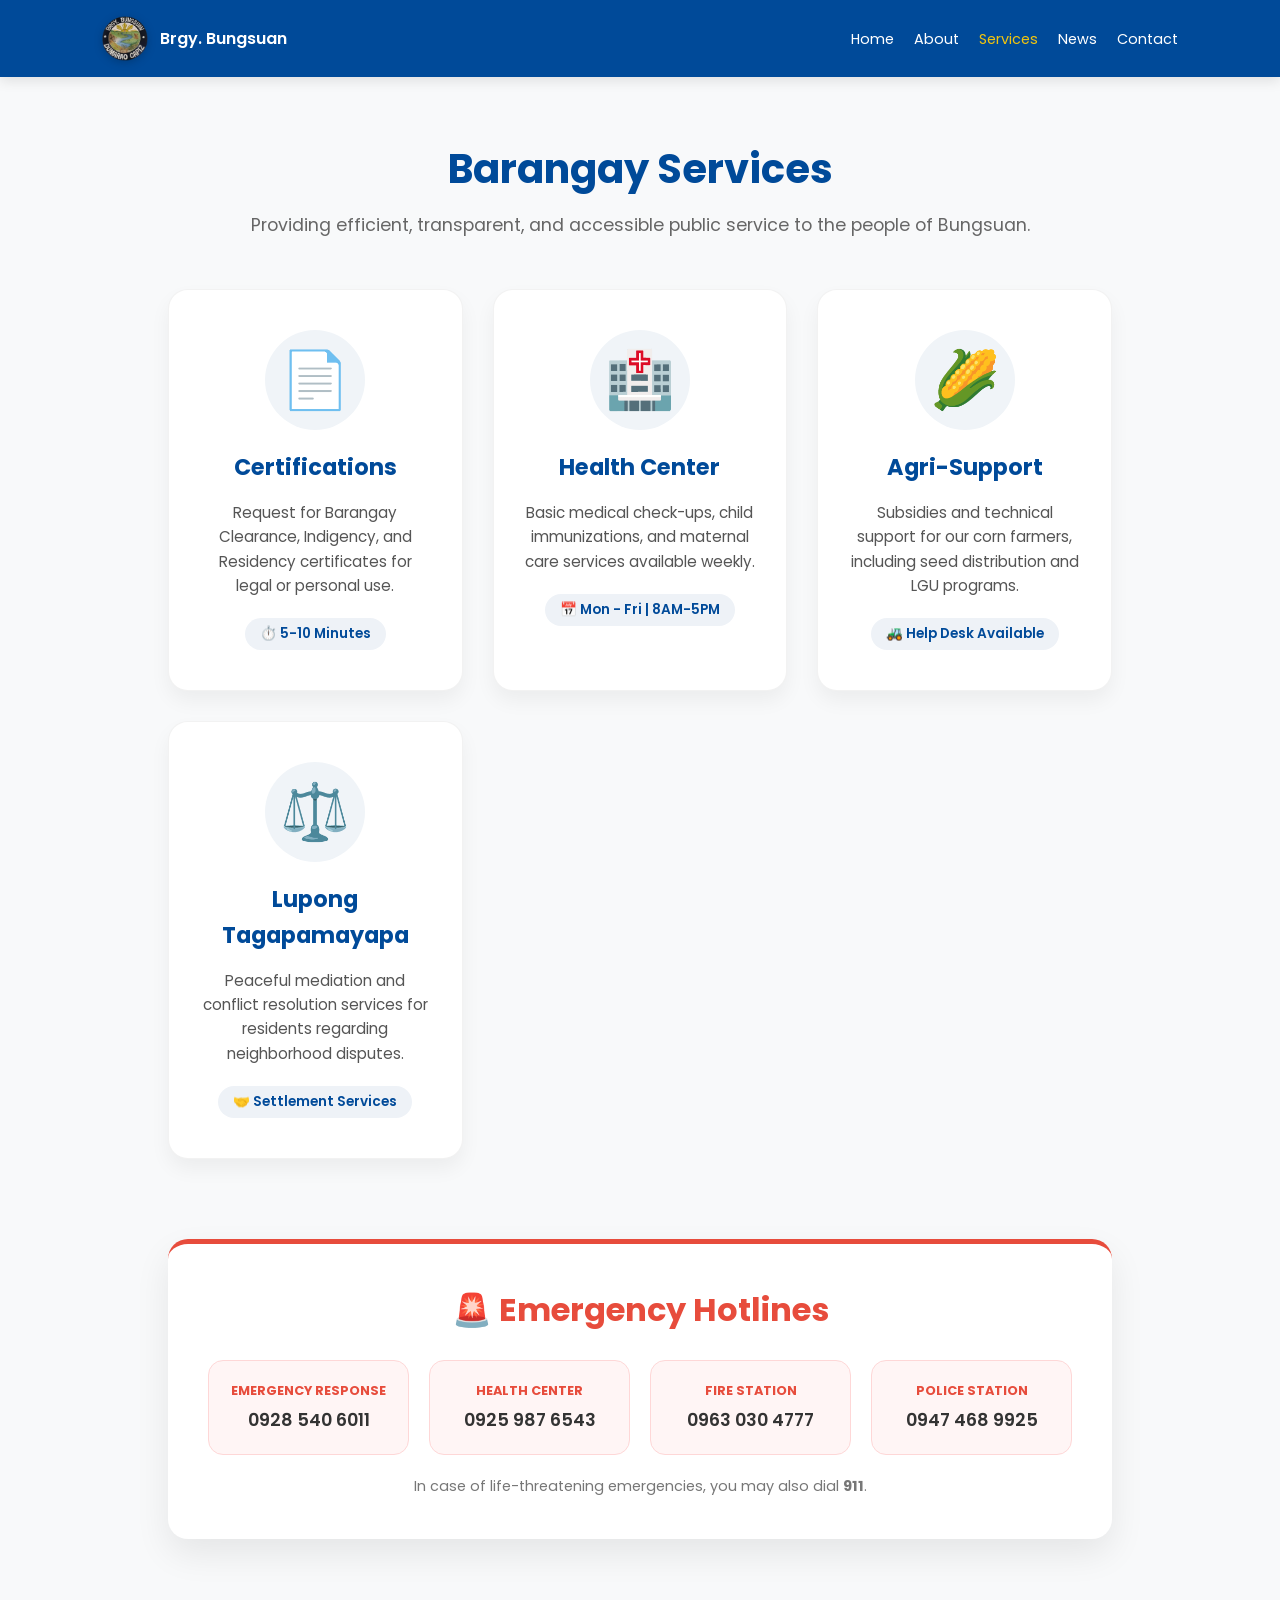
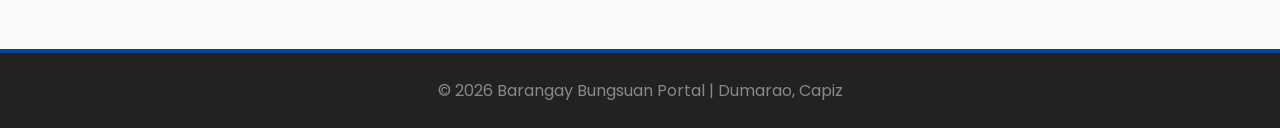
<file: services.html>
<!DOCTYPE html>
<html lang="en">
<head>
    <meta charset="UTF-8">
    <meta name="viewport" content="width=device-width, initial-scale=1.0">
    <title>Our Services | Brgy. Bungsuan</title>
    <link rel="stylesheet" href="css/style.css">
    <link href="https://fonts.googleapis.com/css2?family=Poppins:wght@300;400;600&display=swap" rel="stylesheet">
    
    <style>
        :root {
            --primary: #004a99;
            --accent: #f1c40f;
            --white: #ffffff;
            --light-bg: #f8f9fa;
            --text: #333;
            --danger: #e74c3c;
            --transition: all 0.3s ease;
        }

        * { margin: 0; padding: 0; box-sizing: border-box; }
        body { font-family: 'Poppins', sans-serif; color: var(--text); background-color: var(--light-bg); line-height: 1.6; }

        /* --- NAVIGATION --- */
        nav {
            background: var(--primary);
            display: flex;
            justify-content: space-between;
            align-items: center;
            padding: 1rem 8%;
            position: sticky;
            top: 0;
            z-index: 1000;
            box-shadow: 0 4px 12px rgba(0,0,0,0.1);
        }
        .logo { display: flex; align-items: center; color: white; font-weight: 600; }
        .logo img { height: 45px; margin-right: 12px; }
        nav ul { display: flex; list-style: none; }
        nav ul li { margin-left: 20px; }
        nav ul li a { color: white; text-decoration: none; font-size: 0.9rem; transition: var(--transition); }
        nav ul li a:hover, nav ul li a.active { color: var(--accent); }

        /* --- CONTAINER & TITLES --- */
        .container { padding: 60px 10%; max-width: 1200px; margin: auto; text-align: center; }
        .section-title { font-size: 2.5rem; color: var(--primary); margin-bottom: 10px; }
        .subtitle { color: #666; margin-bottom: 50px; font-size: 1.1rem; }

        /* --- SERVICE CARDS GRID --- */
        .card-grid {
            display: grid;
            grid-template-columns: repeat(auto-fit, minmax(280px, 1fr));
            gap: 30px;
        }

        .service-card {
            background: white;
            padding: 40px 30px;
            border-radius: 20px;
            box-shadow: 0 10px 20px rgba(0,0,0,0.05);
            transition: var(--transition);
            position: relative;
            overflow: hidden;
            border: 1px solid rgba(0,0,0,0.05);
            display: flex;
            flex-direction: column;
            align-items: center;
        }

        .service-card:hover {
            transform: translateY(-15px);
            box-shadow: 0 20px 40px rgba(0,74,153,0.15);
            border-color: var(--primary);
        }

        .icon {
            font-size: 3.5rem;
            margin-bottom: 20px;
            background: #f0f4f8;
            width: 100px;
            height: 100px;
            line-height: 100px;
            border-radius: 50%;
            transition: var(--transition);
        }

        .service-card:hover .icon {
            background: var(--primary);
            transform: rotateY(360deg);
        }

        .service-card h3 { color: var(--primary); margin-bottom: 15px; font-size: 1.4rem; }
        .service-card p { font-size: 0.95rem; color: #555; margin-bottom: 20px; }

        .processing-tag {
            font-size: 0.85rem;
            font-weight: 600;
            color: var(--primary);
            background: #eef2f7;
            padding: 5px 15px;
            border-radius: 20px;
        }

        /* --- EMERGENCY SECTION --- */
        .emergency-banner {
            margin-top: 80px;
            background: #ffffff;
            padding: 40px;
            border-radius: 20px;
            box-shadow: 0 15px 35px rgba(0,0,0,0.08);
            border-top: 5px solid var(--danger);
        }

        .emergency-banner h3 {
            color: var(--danger);
            font-size: 2rem;
            margin-bottom: 25px;
            display: flex;
            align-items: center;
            justify-content: center;
            gap: 15px;
        }

        .hotline-grid {
            display: grid;
            grid-template-columns: repeat(auto-fit, minmax(200px, 1fr));
            gap: 20px;
        }

        .hotline-item {
            padding: 20px;
            background: #fff5f5;
            border-radius: 15px;
            border: 1px solid #fed7d7;
            transition: var(--transition);
        }

        .hotline-item:hover { background: #fff; transform: scale(1.05); }

        .hotline-item strong { display: block; color: var(--danger); font-size: 0.8rem; text-transform: uppercase; margin-bottom: 5px; }
        .hotline-item p { font-size: 1.1rem; font-weight: 600; color: #333; }

        footer { background: #222; color: #888; text-align: center; padding: 25px; margin-top: 50px; }

        @media (max-width: 768px) {
            .container { padding: 40px 5%; }
            .hotline-grid { grid-template-columns: 1fr; }
        }
    </style>
</head>
<body>

    <nav>
        <div class="logo">
            <img src="images/logo.png" alt="Bungsuan Seal"> 
            <span>Brgy. Bungsuan</span>
        </div>
        <ul>
            <li><a href="index.html">Home</a></li>
            <li><a href="about.html">About</a></li>
            <li><a href="services.html" class="active">Services</a></li>
            <li><a href="news.html">News</a></li>
            <li><a href="contact.html">Contact</a></li>
        </ul>
    </nav>

    <main>
        <section class="container">
            <h2 class="section-title">Barangay Services</h2>
            <p class="subtitle">Providing efficient, transparent, and accessible public service to the people of Bungsuan.</p>

            <div class="card-grid">
                <div class="service-card">
                    <div class="icon">📄</div>
                    <h3>Certifications</h3>
                    <p>Request for Barangay Clearance, Indigency, and Residency certificates for legal or personal use.</p>
                    <span class="processing-tag">⏱️ 5-10 Minutes</span>
                </div>

                <div class="service-card">
                    <div class="icon">🏥</div>
                    <h3>Health Center</h3>
                    <p>Basic medical check-ups, child immunizations, and maternal care services available weekly.</p>
                    <span class="processing-tag">📅 Mon - Fri | 8AM-5PM</span>
                </div>

                <div class="service-card">
                    <div class="icon">🌽</div>
                    <h3>Agri-Support</h3>
                    <p>Subsidies and technical support for our corn farmers, including seed distribution and LGU programs.</p>
                    <span class="processing-tag">🚜 Help Desk Available</span>
                </div>

                <div class="service-card">
                    <div class="icon">⚖️</div>
                    <h3>Lupong Tagapamayapa</h3>
                    <p>Peaceful mediation and conflict resolution services for residents regarding neighborhood disputes.</p>
                    <span class="processing-tag">🤝 Settlement Services</span>
                </div>
            </div>

            <div class="emergency-banner">
                <h3>🚨 Emergency Hotlines</h3>
                <div class="hotline-grid">
                    <div class="hotline-item">
                        <strong>Emergency Response</strong>
                        <p>0928 540 6011</p>
                    </div>
                    <div class="hotline-item">
                        <strong>Health Center</strong>
                        <p>0925 987 6543</p>
                    </div>
                    <div class="hotline-item">
                        <strong>Fire Station</strong>
                        <p>0963 030 4777</p>
                    </div>
                    <div class="hotline-item">
                        <strong>Police Station</strong>
                        <p>0947 468 9925</p>
                    </div>
                </div>
                <p style="margin-top: 20px; font-size: 0.9rem; color: #777;">In case of life-threatening emergencies, you may also dial <strong>911</strong>.</p>
            </div>
        </section>
    </main>

    <footer>
        <p>&copy; 2026 Barangay Bungsuan Portal | Dumarao, Capiz</p>
    </footer>
    

</body>
</html>
</file>
<file: css/style.css>
/* --- SHARED VARIABLES & RESET --- */
html, body {
    width: 100%;
    margin: 0;
    padding: 0;
    overflow-x: hidden; /* Critical: Stops the white side-space */
    position: relative;
    -webkit-overflow-scrolling: touch;
}

* { 
    margin: 0; 
    padding: 0; 
    box-sizing: border-box; 
    max-width: 100%; /* Prevents elements from pushing past the screen width */
}

:root {
    --primary: #004a99;
    --accent: #f1c40f;
    --light-bg: #f4f7f6;
    --text: #333;
    --white: #ffffff;
    --shadow: 0 4px 15px rgba(0,0,0,0.1);
}

body { 
    font-family: 'Poppins', sans-serif; 
    background-color: var(--light-bg); 
    color: var(--text); 
    line-height: 1.6; 
    scroll-behavior: smooth;
}

/* --- SHARED NAVIGATION --- */
nav {
    width: 100%;
    background: var(--primary);
    display: flex;
    justify-content: space-between;
    align-items: center;
    padding: 1rem 8%;
    position: sticky;
    top: 0;
    z-index: 1000;
    box-shadow: var(--shadow);
    flex-wrap: wrap; /* Allows menu to wrap on small screens */
}

.logo { 
    display: flex; 
    align-items: center; 
    color: white; 
    font-weight: 600; 
    text-decoration: none;
}

.logo img { 
    height: 45px; 
    width: auto;
    margin-right: 12px; 
    filter: drop-shadow(0 2px 4px rgba(0,0,0,0.2));
}

nav ul { 
    display: flex; 
    list-style: none;
}

nav ul li { 
    margin-left: 25px; 
}

nav ul li a { 
    color: white; 
    text-decoration: none; 
    font-size: 0.95rem; 
    transition: 0.3s ease; 
}

nav ul li a:hover, 
nav ul li a.active { 
    color: var(--accent); 
}

/* --- SHARED FOOTER --- */
footer { 
    background: #1a1a1a; 
    color: #b0b0b0; 
    text-align: center; 
    padding: 40px 20px; 
    margin-top: 50px; 
    border-top: 4px solid var(--primary);
}

/* --- BACK TO TOP BUTTON --- */
#topBtn {
    display: none; 
    position: fixed; 
    bottom: 25px; 
    right: 30px; 
    z-index: 999;
    background-color: var(--primary); 
    color: white; 
    border: none;
    width: 50px; 
    height: 50px; 
    border-radius: 50%; 
    cursor: pointer;
    box-shadow: 0 4px 12px rgba(0,0,0,0.3);
}

/* --- GLOBAL RESPONSIVENESS --- */
@media (max-width: 768px) {
    nav { 
        padding: 1rem 5%; 
        justify-content: center; /* Centers logo and links on mobile */
    }
    
    nav ul {
        width: 100%; /* Forces links to a new line */
        justify-content: center;
        margin-top: 15px;
        flex-wrap: wrap; /* Ensures all 5 links stay visible */
    }

    nav ul li { 
        margin: 5px 10px; /* Better spacing for finger-tapping */
    }

    .logo span {
        font-size: 1rem;
    }

    .logo img {
        height: 38px;
    }
}
</file>
